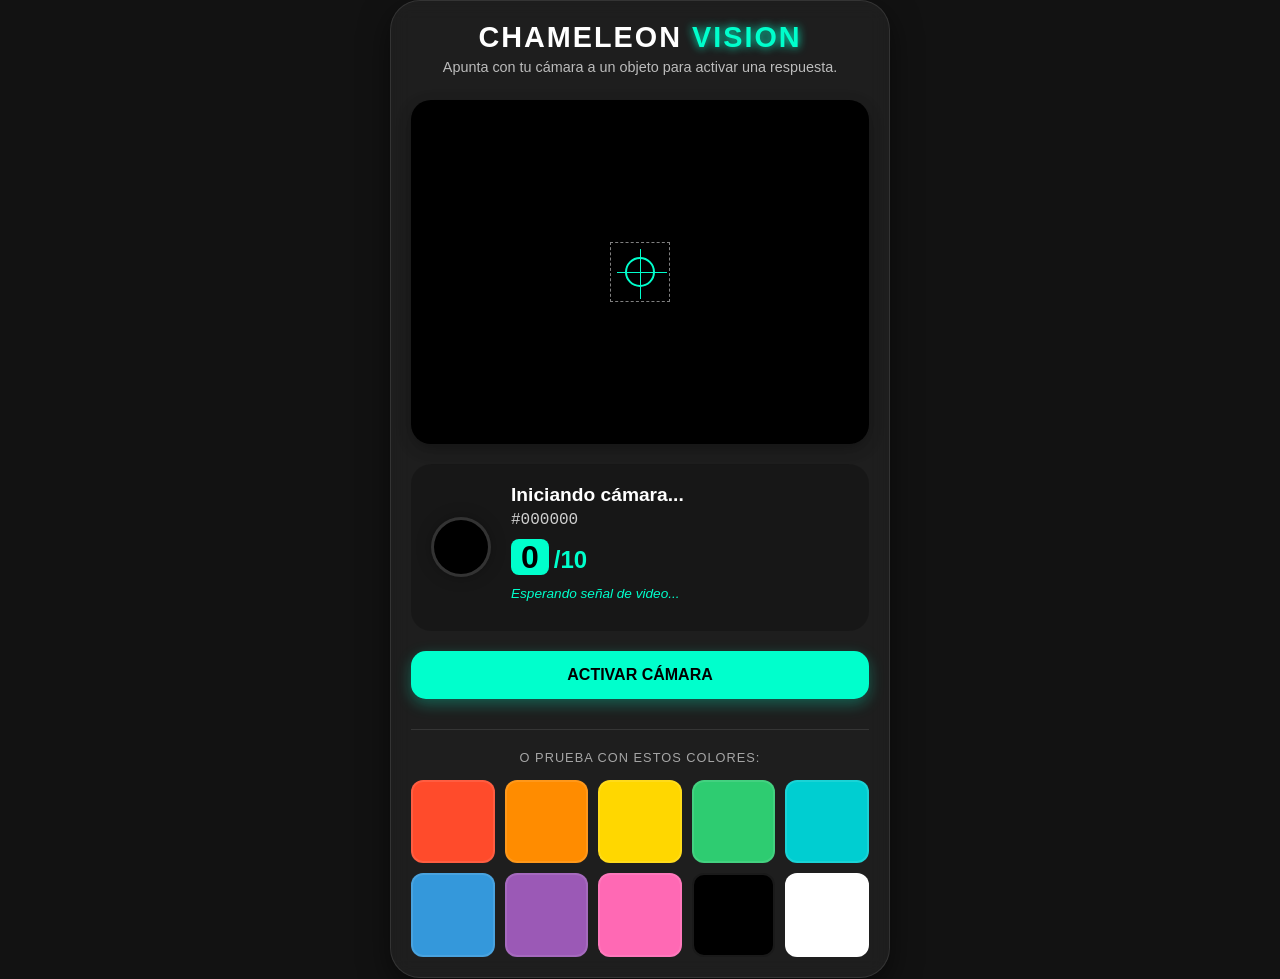
<file: color-detector-web/index.html>
<!DOCTYPE html>
<html lang="es">
<head>
    <meta charset="UTF-8">
    <meta name="viewport" content="width=device-width, initial-scale=1.0">
    <title>Chameleon Vision | Detector de Color</title>
    <link rel="stylesheet" href="style.css">
</head>
<body>
    <div class="container">
        <header>
            <h1>CHAMELEON <span class="highlight">VISION</span></h1>
            <p>Apunta con tu cámara a un objeto para activar una respuesta.</p>
        </header>

        <main>
            <div class="camera-wrapper">
                <video id="video" autoplay playsinline></video>
                <div class="crosshair"></div>
                <div class="scan-area"></div>
            </div>

            <div class="info-panel">
                <div id="color-preview" class="preview-circle"></div>
                <div class="details">
                    <h2 id="color-name">Iniciando cámara...</h2>
                    <p id="color-hex">#000000</p>
                    <div id="score-container">
                        <span id="color-value">0</span>/10
                    </div>
                    <p id="reaction-msg" class="message">Esperando señal de video...</p>
                    <p id="verdict-msg" class="verdict"></p>
                </div>
            </div>
            
            <button id="start-btn">ACTIVAR CÁMARA</button>

            <div class="test-bench">
                <p>O prueba con estos colores:</p>
                <div class="palette">
                    <div class="test-color" data-color="red" style="background: #ff4b2b;"></div>
                    <div class="test-color" data-color="orange" style="background: #ff8c00;"></div>
                    <div class="test-color" data-color="yellow" style="background: #ffd700;"></div>
                    <div class="test-color" data-color="green" style="background: #2ecc71;"></div>
                    <div class="test-color" data-color="cyan" style="background: #00ced1;"></div>
                    <div class="test-color" data-color="blue" style="background: #3498db;"></div>
                    <div class="test-color" data-color="violet" style="background: #9b59b6;"></div>
                    <div class="test-color" data-color="pink" style="background: #ff69b4;"></div>
                    <div class="test-color" data-color="black" style="background: #000000;"></div>
                    <div class="test-color" data-color="white" style="background: #ffffff;"></div>
                </div>
            </div>
        </main>
    </div>

    <!-- Canvas oculto para procesar frames -->
    <canvas id="canvas" style="display:none;"></canvas>

    <script src="script.js"></script>
</body>
</html>
</file>
<file: color-detector-web/style.css>
:root {
    --bg-color: #121212;
    --accent-color: #00ffcc;
    --text-color: #ffffff;
    --card-bg: rgba(255, 255, 255, 0.05);
    --transition-speed: 0.5s;
}

* {
    margin: 0;
    padding: 0;
    box-sizing: border-box;
}

body {
    font-family: 'Segoe UI', Roboto, Helvetica, Arial, sans-serif;
    background-color: var(--bg-color);
    color: var(--text-color);
    transition: background-color var(--transition-speed) ease;
    min-height: 100vh;
    display: flex;
    justify-content: center;
    align-items: center;
    overflow-x: hidden;
}

.container {
    width: 90%;
    max-width: 500px;
    text-align: center;
    padding: 20px;
    background: var(--card-bg);
    backdrop-filter: blur(10px);
    border-radius: 30px;
    border: 1px solid rgba(255, 255, 255, 0.1);
    box-shadow: 0 10px 30px rgba(0, 0, 0, 0.5);
}

header h1 {
    font-size: 1.8rem;
    letter-spacing: 2px;
    margin-bottom: 5px;
}

.highlight {
    color: var(--accent-color);
    text-shadow: 0 0 10px var(--accent-color);
}

header p {
    font-size: 0.9rem;
    opacity: 0.7;
    margin-bottom: 25px;
}

.camera-wrapper {
    position: relative;
    width: 100%;
    aspect-ratio: 4 / 3;
    background: #000;
    border-radius: 20px;
    overflow: hidden;
    box-shadow: 0 5px 15px rgba(0, 0, 0, 0.3);
    margin-bottom: 20px;
}

video {
    width: 100%;
    height: 100%;
    object-fit: cover;
}

.crosshair {
    position: absolute;
    top: 50%;
    left: 50%;
    width: 30px;
    height: 30px;
    border: 2px solid var(--accent-color);
    border-radius: 50%;
    transform: translate(-50%, -50%);
    pointer-events: none;
    z-index: 5;
}

.crosshair::before, .crosshair::after {
    content: '';
    position: absolute;
    background: var(--accent-color);
}

.crosshair::before {
    top: 50%;
    left: -10px;
    width: 50px;
    height: 1px;
}

.crosshair::after {
    left: 50%;
    top: -10px;
    height: 50px;
    width: 1px;
}

.scan-area {
    position: absolute;
    top: 50%;
    left: 50%;
    width: 60px;
    height: 60px;
    border: 1px dashed rgba(255, 255, 255, 0.5);
    transform: translate(-50%, -50%);
    pointer-events: none;
    animation: scan 4s linear infinite;
}

@keyframes scan {
    0% { transform: translate(-50%, -50%) rotate(0deg); }
    100% { transform: translate(-50%, -50%) rotate(360deg); }
}

.info-panel {
    display: flex;
    align-items: center;
    gap: 20px;
    padding: 20px;
    background: rgba(0, 0, 0, 0.2);
    border-radius: 20px;
    margin-bottom: 20px;
    text-align: left;
}

.preview-circle {
    width: 60px;
    height: 60px;
    border-radius: 50%;
    background: #000;
    border: 3px solid rgba(255, 255, 255, 0.2);
    box-shadow: 0 0 15px rgba(0, 0, 0, 0.3);
    transition: background-color 0.3s ease;
}

.details h2 {
    font-size: 1.2rem;
    margin-bottom: 5px;
}

#color-hex {
    font-family: monospace;
    font-size: 1rem;
    opacity: 0.8;
}

.message {
    margin-top: 5px;
    font-size: 0.85rem;
    font-style: italic;
    color: var(--accent-color);
}

#score-container {
    font-size: 1.5rem;
    font-weight: 900;
    margin: 10px 0;
    color: var(--accent-color);
}

#color-value {
    font-size: 2rem;
    color: #000;
    background: var(--accent-color);
    padding: 0 10px;
    border-radius: 8px;
    margin-right: 5px;
}

.verdict {
    font-size: 1.2rem;
    font-weight: bold;
    text-transform: uppercase;
    margin-top: 10px;
    color: var(--accent-color);
    text-shadow: 0 0 5px rgba(0,0,0,0.5);
}

#start-btn {
    width: 100%;
    padding: 15px;
    background: var(--accent-color);
    border: none;
    border-radius: 15px;
    color: #000;
    font-weight: bold;
    font-size: 1rem;
    cursor: pointer;
    transition: all 0.3s ease;
    box-shadow: 0 5px 15px rgba(0, 255, 204, 0.3);
}

#start-btn:hover {
    transform: translateY(-2px);
    box-shadow: 0 8px 20px rgba(0, 255, 204, 0.5);
}

#start-btn:active {
    transform: scale(0.98);
}

.test-bench {
    margin-top: 30px;
    padding-top: 20px;
    border-top: 1px solid rgba(255, 255, 255, 0.1);
}

.test-bench p {
    font-size: 0.8rem;
    text-transform: uppercase;
    letter-spacing: 1px;
    margin-bottom: 15px;
    opacity: 0.6;
}

.palette {
    display: grid;
    grid-template-columns: repeat(5, 1fr);
    gap: 10px;
}

.test-color {
    aspect-ratio: 1;
    border-radius: 12px;
    cursor: pointer;
    border: 2px solid rgba(255, 255, 255, 0.1);
    transition: all 0.2s ease;
}

.test-color:hover {
    transform: scale(1.1);
    border-color: #fff;
    box-shadow: 0 0 15px rgba(255, 255, 255, 0.2);
}

.test-color:active {
    transform: scale(0.9);
}
</file>
